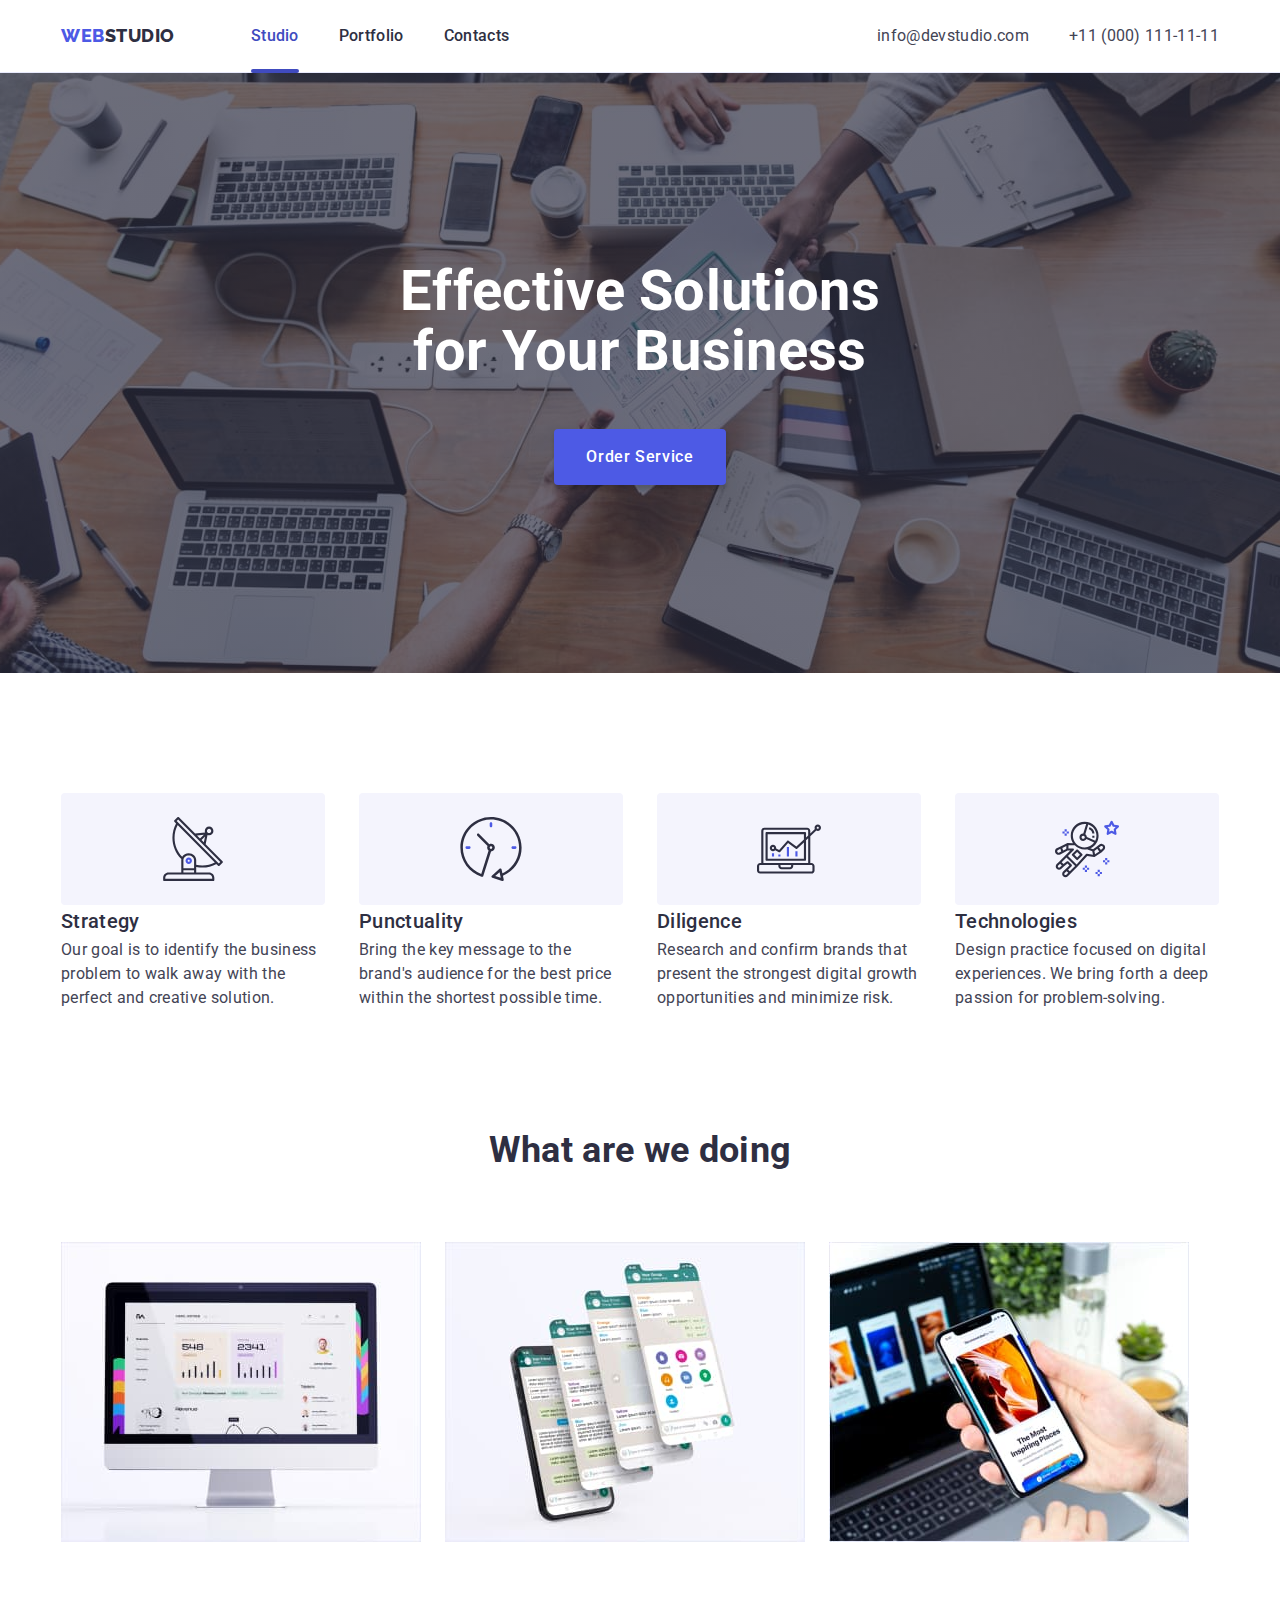
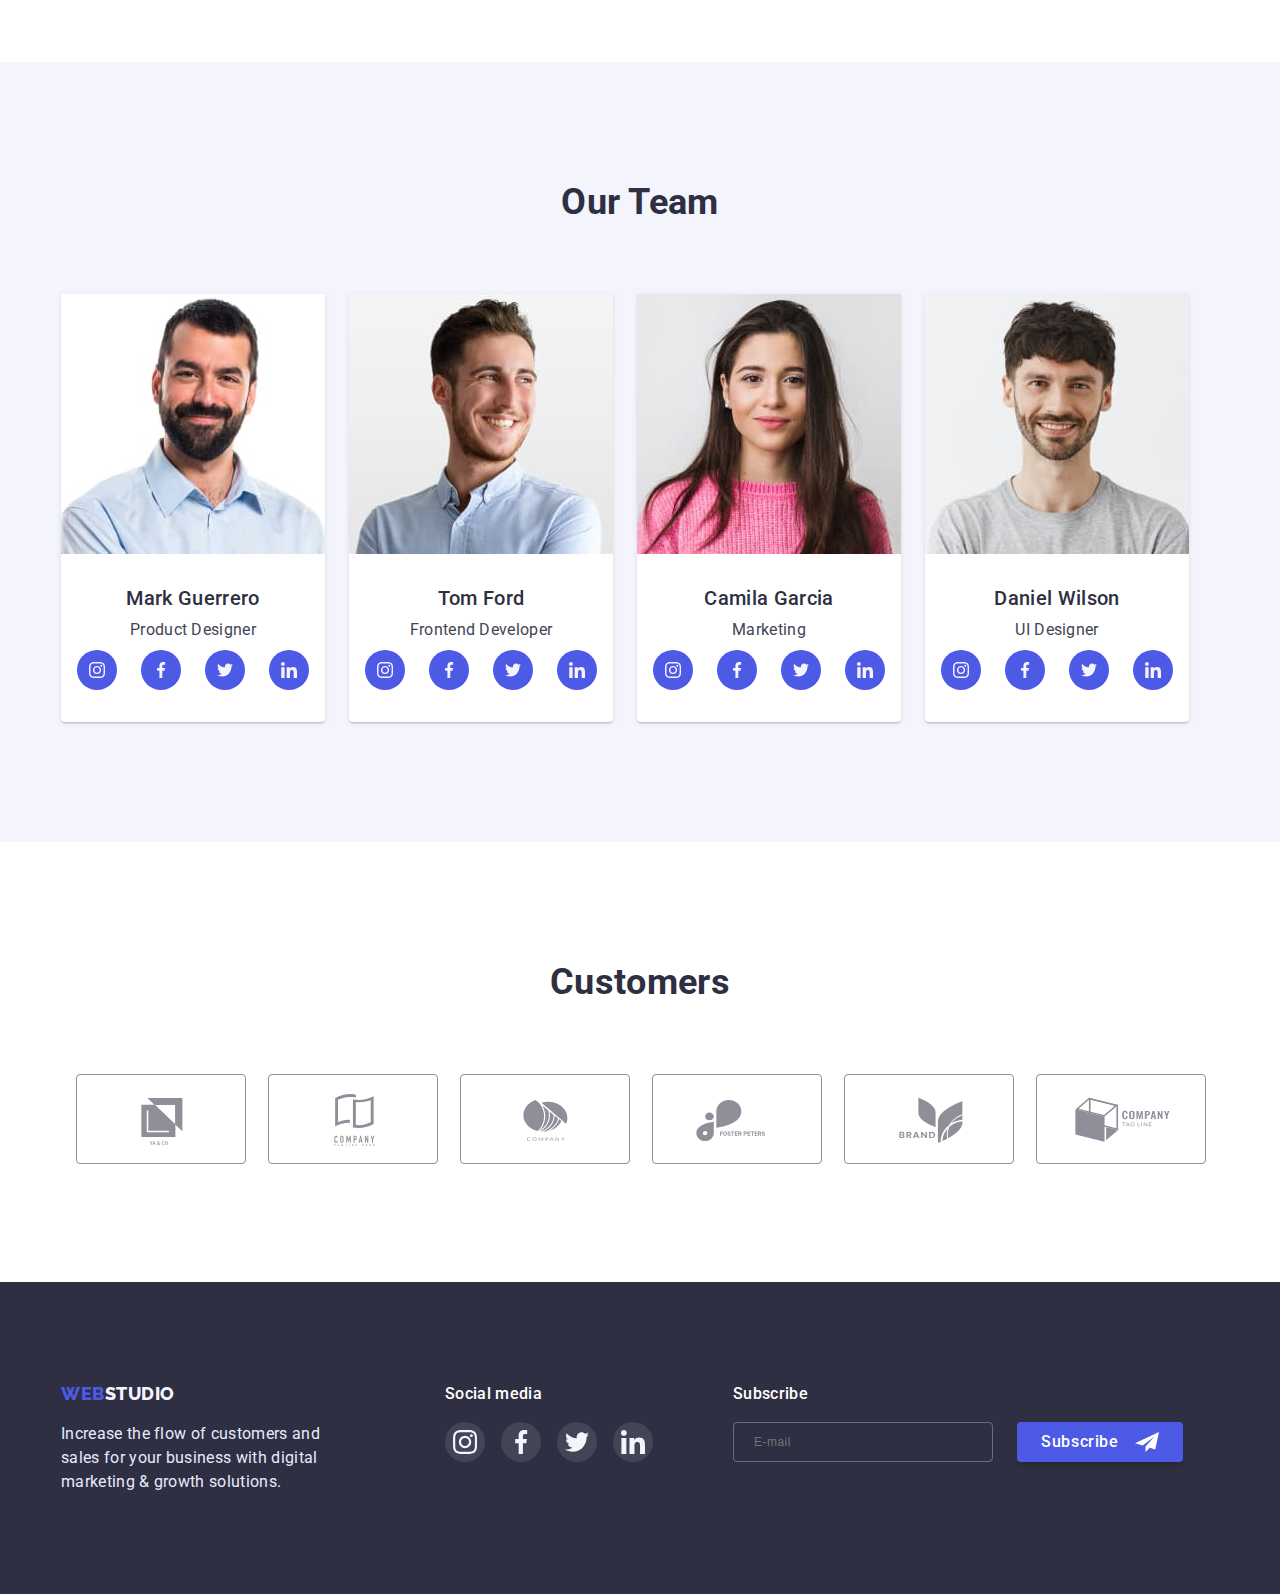
<file: index.html>
<!DOCTYPE html>
<html lang="en">

<head>
  <meta charset="UTF-8">
  <meta http-equiv="X-UA-Compatible" content="IE=edge">
  <meta name="viewport" content="width=device-width, initial-scale=1.0">
  <link href="https://fonts.googleapis.com/css2?family=Raleway:wght@800&family=Roboto:wght@400;500;700;900&display=swap"
    rel="stylesheet">
  <link rel="stylesheet" href="https://cdnjs.cloudflare.com/ajax/libs/modern-normalize/1.1.0/modern-normalize.min.css"
    integrity="sha512-wpPYUAdjBVSE4KJnH1VR1HeZfpl1ub8YT/NKx4PuQ5NmX2tKuGu6U/JRp5y+Y8XG2tV+wKQpNHVUX03MfMFn9Q=="
    crossorigin="anonymous" referrerpolicy="no-referrer">
  <link rel="stylesheet" href="./css/style.css">
  <title>Studio</title>
</head>

<body>
  <!-- Header -->
  <header class="page-header">
    <div class="container header-container">
      <nav class="navigation">
        <a class="logo link logo-header" href="./index.html">Web<span class="logo-header-accent ">Studio</span></a>
        <ul class="list list-navigation">
          <li class="navigation-item active-navigation"><a class="link navigation-link" href="./index.html">Studio</a>
          </li>
          <li class="navigation-item"><a class="link navigation-link" href="./portfolio.html">Portfolio</a></li>
          <li class="navigation-item"><a class="link navigation-link" href="">Contacts</a></li>
        </ul>
      </nav>
      <address class="address">
        <ul class="list address-list">
          <li class="address-item"> <a class="link contacts-link"
              href="mailto:info@devstudio.com">info@devstudio.com</a></li>
          <li class="address-item"> <a class="link contacts-link" href="tel:+110001111111">+11 (000) 111-11-11</a></li>
        </ul>
      </address>
    </div>
  </header>
  <!-- Main -->
  <main>
    <!-- Hero -->
    <section class="hero-section">
      <h1 class="hero-title">Effective Solutions for Your Business</h1>
      <button type="button" class="button-style hero-button-title" data-modal-open>Order Service</button>
    </section>
    <!-- Features -->
    <section class="section section-features">
      <div class="container">
        <h2 class="visually-hidden">Our Features</h2>
        <ul class="list list-features-flex">
          <li>
            <div class="features-item-block features-item-icon">
              <svg width="64" height="64">
                <use href="./images/svg/symbol-defs.svg#icon-antenna"></use>
              </svg>
            </div>
            <h3 class="features-item-title">Strategy</h3>
            <p>Our goal is to identify the business problem to walk away with the perfect and creative solution.</p>
          </li>
          <li>
            <div class="features-item-block features-item-icon">
              <svg width="64" height="64">
                <use href="./images/svg/symbol-defs.svg#icon-clock"></use>
              </svg>
            </div>
            <h3 class="features-item-title">Punctuality</h3>
            <p>Bring the key message to the brand's audience for the best price within the shortest possible time.</p>
          </li>
          <li>
            <div class="features-item-block features-item-icon">
              <svg width="64" height="64">
                <use href="./images/svg/symbol-defs.svg#icon-diagram"></use>
              </svg>
            </div>
            <h3 class="features-item-title">Diligence</h3>
            <p>Research and confirm brands that present the strongest digital growth opportunities and minimize risk.
            </p>
          </li>
          <li>
            <div class="features-item-block features-item-icon"> <svg width="64" height="64">
                <use href="./images/svg/symbol-defs.svg#icon-astronaut"></use>
              </svg></div>
            <h3 class="features-item-title">Technologies</h3>
            <p>Design practice focused on digital experiences. We bring forth a deep passion for problem-solving.</p>
          </li>
        </ul>
      </div>
    </section>
    <!-- What are we doing -->
    <section class="section our-work-section">
      <div class="container">
        <h2 class="our-work-title">What are we doing</h2>
        <ul class="list list-work-flex">
          <li><img src="./images/pc.jpg" alt="Personal Computer" width="360"></li>
          <li><img src="./images/app.jpg" alt="Application" width="360"></li>
          <li><img src="./images/mobile.jpg" alt="Mobile" width="360"></li>
        </ul>
      </div>
    </section>
    <!-- Team -->
    <section class="section section-team">
      <div class="container">
        <h2 class="our-team-title">Our Team</h2>
        <ul class="list list-team-flex">
          <li class="item-team">
            <img src="./images/team-member-1.jpg" alt="Mark Guerrero Product Designer" width="264">
            <div class="block-team-member">
              <h3 class="team-member-title">Mark Guerrero</h3>
              <p>Product Designer</p>
              <ul class="list team-list-sns">
                <li class="team-item-sns">
                  <a href="" class="team-link-sns">
                    <svg class="team-sns-icon" width="16" height="16">
                      <use href="./images/svg/symbol-defs.svg#icon-instagram"></use>
                    </svg>
                  </a>
                </li>
                <li class="team-item-sns">
                  <a href="" class="team-link-sns">
                    <svg class="team-sns-icon" width="16" height="16">
                      <use href="./images/svg/symbol-defs.svg#icon-facebook"></use>
                    </svg>
                  </a>
                </li>
                <li class="team-item-sns">
                  <a href="" class="team-link-sns">
                    <svg class="team-sns-icon" width="16" height="16">
                      <use href="./images/svg/symbol-defs.svg#icon-twitter"></use>
                    </svg>
                  </a>
                </li>
                <li class="team-item-sns">
                  <a href="" class="team-link-sns">
                    <svg class="team-sns-icon" width="16" height="16">
                      <use href="./images/svg/symbol-defs.svg#icon-linkedin"></use>
                    </svg>
                  </a>
                </li>
              </ul>
            </div>
          </li>
          <li class="item-team">
            <img src="./images/team-member-2.jpg" alt="Tom Ford Frontend Developer" width="264">
            <div class="block-team-member">
              <h3 class="team-member-title">Tom Ford</h3>
              <p>Frontend Developer</p>
              <ul class="list team-list-sns">
                <li class="team-item-sns">
                  <a href="" class="team-link-sns">
                    <svg class="team-sns-icon" width="16" height="16">
                      <use href="./images/svg/symbol-defs.svg#icon-instagram"></use>
                    </svg>
                  </a>
                </li>
                <li class="team-item-sns">
                  <a href="" class="team-link-sns">
                    <svg class="team-sns-icon" width="16" height="16">
                      <use href="./images/svg/symbol-defs.svg#icon-facebook"></use>
                    </svg>
                  </a>
                </li>
                <li class="team-item-sns">
                  <a href="" class="team-link-sns">
                    <svg class="team-sns-icon" width="16" height="16">
                      <use href="./images/svg/symbol-defs.svg#icon-twitter"></use>
                    </svg>
                  </a>
                </li>
                <li class="team-item-sns">
                  <a href="" class="team-link-sns">
                    <svg class="team-sns-icon" width="16" height="16">
                      <use href="./images/svg/symbol-defs.svg#icon-linkedin"></use>
                    </svg>
                  </a>
                </li>
              </ul>
            </div>
          </li>
          <li class="item-team">
            <img src="./images/team-member-3.jpg" alt="Camila Garcia Marketing" width="264">
            <div class="block-team-member">
              <h3 class="team-member-title">Camila Garcia</h3>
              <p>Marketing</p>
              <ul class="list team-list-sns">
                <li class="team-item-sns">
                  <a href="" class="team-link-sns">
                    <svg class="team-sns-icon" width="16" height="16">
                      <use href="./images/svg/symbol-defs.svg#icon-instagram"></use>
                    </svg>
                  </a>
                </li>
                <li class="team-item-sns">
                  <a href="" class="team-link-sns">
                    <svg class="team-sns-icon" width="16" height="16">
                      <use href="./images/svg/symbol-defs.svg#icon-facebook"></use>
                    </svg>
                  </a>
                </li>
                <li class="team-item-sns">
                  <a href="" class="team-link-sns">
                    <svg class="team-sns-icon" width="16" height="16">
                      <use href="./images/svg/symbol-defs.svg#icon-twitter"></use>
                    </svg>
                  </a>
                </li>
                <li class="team-item-sns">
                  <a href="" class="team-link-sns">
                    <svg class="team-sns-icon" width="16" height="16">
                      <use href="./images/svg/symbol-defs.svg#icon-linkedin"></use>
                    </svg>
                  </a>
                </li>

              </ul>
            </div>
          </li>
          <li class="item-team">
            <img src="./images/team-member-4.jpg" alt="Daniel Wilson UI Designer" width="264">
            <div class="block-team-member">
              <h3 class="team-member-title">Daniel Wilson</h3>
              <p>UI Designer</p>
              <ul class="list team-list-sns">
                <li class="team-item-sns">
                  <a href="" class="team-link-sns">
                    <svg class="team-sns-icon" width="16" height="16">
                      <use href="./images/svg/symbol-defs.svg#icon-instagram"></use>
                    </svg>
                  </a>
                </li>
                <li class="team-item-sns">
                  <a href="" class="team-link-sns">
                    <svg class="team-sns-icon" width="16" height="16">
                      <use href="./images/svg/symbol-defs.svg#icon-facebook"></use>
                    </svg>
                  </a>
                </li>
                <li class="team-item-sns">
                  <a href="" class="team-link-sns">
                    <svg class="team-sns-icon" width="16" height="16">
                      <use href="./images/svg/symbol-defs.svg#icon-twitter"></use>
                    </svg>
                  </a>
                </li>
                <li class="team-item-sns">
                  <a href="" class="team-link-sns">
                    <svg class="team-sns-icon" width="16" height="16">
                      <use href="./images/svg/symbol-defs.svg#icon-linkedin"></use>
                    </svg>
                  </a>
                </li>

              </ul>
            </div>
          </li>

        </ul>
      </div>
    </section>

    <!-- Customers -->

    <section class="section container">
      <h2 class="customers-title">Customers</h2>
      <ul class="list list-customers">
        <li class="customers-list-item">
          <a class="customers-link" href="#">
            <svg class="customers-icon" width="104" height="56">
              <use href="./images/svg/symbol-defs.svg#icon-logo-1"></use>
            </svg>
          </a>
        </li>
        <li class="customers-list-item">
          <a class="customers-link" href="#">
            <svg class="customers-icon" width="104" height="56">
              <use href="./images/svg/symbol-defs.svg#icon-logo-2"></use>
            </svg>
          </a>
        </li>
        <li class="customers-list-item">
          <a class="customers-link" href="#">
            <svg class="customers-icon" width="104" height="56">
              <use href="./images/svg/symbol-defs.svg#icon-logo-3"></use>
            </svg>
          </a>
        </li>
        <li class="customers-list-item">
          <a class="customers-link" href="#">
            <svg class="customers-icon" width="104" height="56">
              <use href="./images/svg/symbol-defs.svg#icon-logo-4"></use>
            </svg>
          </a>
        </li>
        <li class="customers-list-item">
          <a class="customers-link" href="#">
            <svg class="customers-icon" width="104" height="56">
              <use href="./images/svg/symbol-defs.svg#icon-logo-5"></use>
            </svg>
          </a>
        </li>
        <li class="customers-list-item">
          <a class="customers-link" href="#">
            <svg class="customers-icon" width="104" height="56">
              <use href="./images/svg/symbol-defs.svg#icon-logo-6"></use>
            </svg>
          </a>
        </li>
      </ul>
    </section>
  </main>
  <!-- Footer -->
  <footer class="footer-section">
    <div class="container footer-container">
      <div class="footer-block">
        <a class="link logo logo-footer" href="./index.html">Web<span class="logo-footer-accent">Studio</span></a>
        <p class="footer-text">Increase the flow of customers and sales for your business with digital marketing &
          growth
          solutions.</p>
      </div>
      <div>
        <h3 class="footer-title">Social media</h3>
        <ul class="list footer-list-sns">
          <li class="footer-item-sns">
            <a href="" class="footer-link-sns">
              <svg class="footer-sns-icon" width="24" height="24">
                <use href="./images/svg/symbol-defs.svg#icon-instagram"></use>
              </svg>
            </a>
          </li>
          <li class="footer-item-sns">
            <a href="" class="footer-link-sns">
              <svg class="footer-sns-icon" width="24" height="24">
                <use href="./images/svg/symbol-defs.svg#icon-facebook"></use>
              </svg>
            </a>
          </li>
          <li class="footer-item-sns">
            <a href="" class="footer-link-sns">
              <svg class="footer-sns-icon" width="24" height="24">
                <use href="./images/svg/symbol-defs.svg#icon-twitter"></use>
              </svg>
            </a>
          </li>
          <li class="footer-item-sns">
            <a href="" class="footer-link-sns">
              <svg class="footer-sns-icon" width="24" height="24">
                <use href="./images/svg/symbol-defs.svg#icon-linkedin"></use>
              </svg>
            </a>
          </li>
        </ul>
      </div>
      <div class="form-subscribe-container">
        <h3 class="footer-title">Subscribe</h3>
        <form class="form-field-footer">
          <input class="subscribe-form-input" type="email" name="mail" placeholder="E-mail" aria-label="E-mail">
          <button type="submit" class="button-style footer-button-subscribe">
            Subscribe
            <svg class="footer-icon" width="24px" height="24px">
              <use href="./images/svg/symbol-defs.svg#icon-subscribe"></use>
            </svg>
          </button>
        </form>
      </div>
    </div>
  </footer>

  <!-- Modal -->

  <div class="backdrop is-hidden" data-modal>
    <div class="modal">
      <button class="modal-close-button" data-modal-close>
        <svg class="modal-close-icon" width="8" height="8">
          <use href="./images/svg/symbol-defs.svg#icon-close-model"></use>
        </svg>
      </button>
      <b class="form-title">Leave your contacts and we will call you back</b>

      <form class="form"> <!--Form-->

        <div class="form-field">
          <label class="input-text modal-form-text"> <!--name input-->
            Name
            <input class="modal-input input-text" type="text" name="name" autocomplete=off>
            <span class="icon-input"><svg width="13" height="13">
                <use href="./images/svg/symbol-defs.svg#icone-name"></use>
              </svg></span>
          </label>
        </div>

        <div class="form-field">
          <label class="input-text modal-form-text"> <!--phone input-->
            Phone
            <input class="modal-input input-text" type="tel" name="tel" autocomplete=off>
            <span class="icon-input"><svg width="13" height="13">
                <use href="./images/svg/symbol-defs.svg#icone-phone"></use>
              </svg></span>
          </label>
        </div>

        <div class="form-field">
          <label class="input-text modal-form-text">
            Email<!--email input-->
            <input class="modal-input input-text" type="email" name="mail" autocomplete=off>
            <span class="icon-input"><svg width="13" height="13">
                <use href="./images/svg/symbol-defs.svg#icon-mail"></use>
              </svg></span>
          </label>
        </div>

        <label class="input-text modal-form-text">
          Comment<!--TextArea Comment-->
          <textarea class="modal-textarea input-text" name="comment" placeholder="Text input"></textarea>
        </label>

        <div class="form-checkbox input-text"> <!--Checkbox-->
          <label class="label-checkbox" for="policy">
            <input type="checkbox" class="checkbox visually-hidden" name="accept" id="policy">
            <span class="checkbox-icon">
              <svg width="10" height="8">
                <use href="./images/svg/symbol-defs.svg#icon-accept"></use>
              </svg>
            </span>
            I accept the terms and conditions of the&nbsp;
            <a href="">Privacy Policy</a>
          </label>

        </div>

        <button class="button-style modal-button" type="submit">Send</button>
      </form>
    </div>
  </div>

  <script src="./js/modal.js"></script>
</body>

</html>
</file>
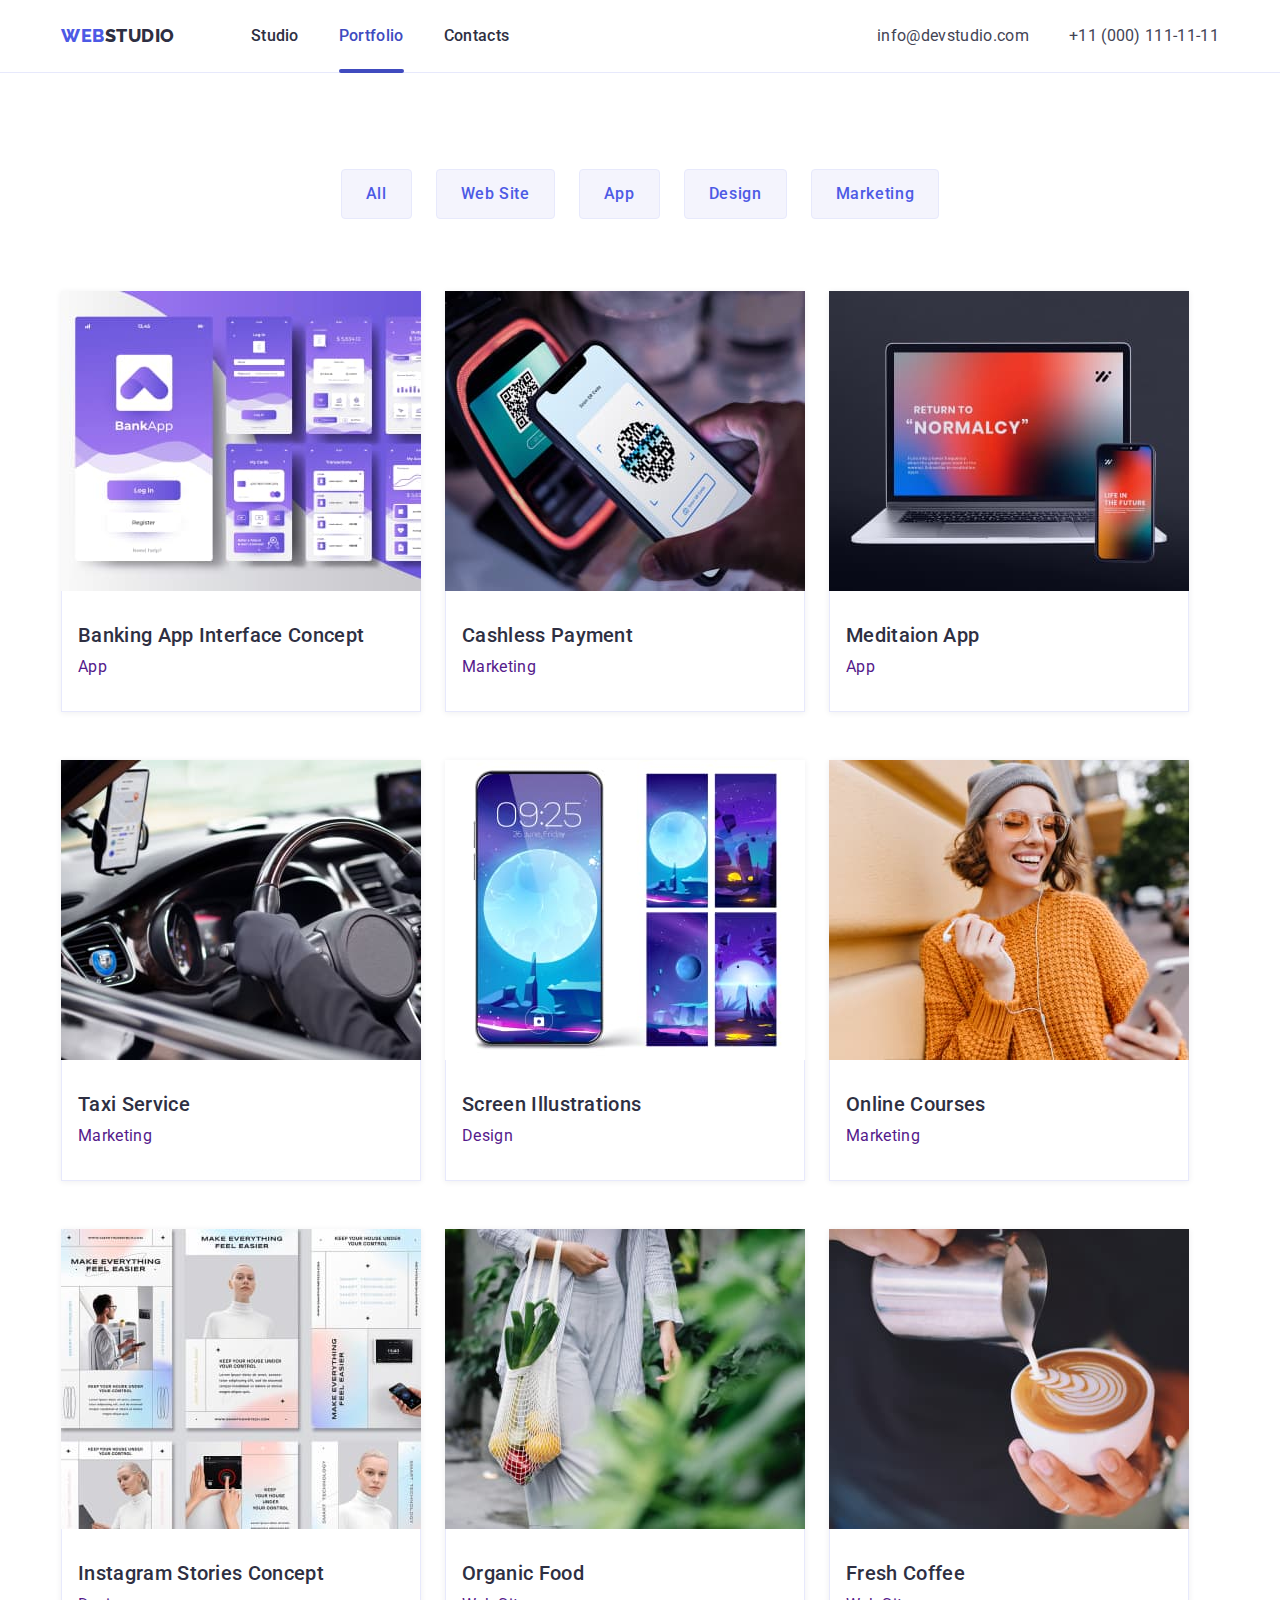
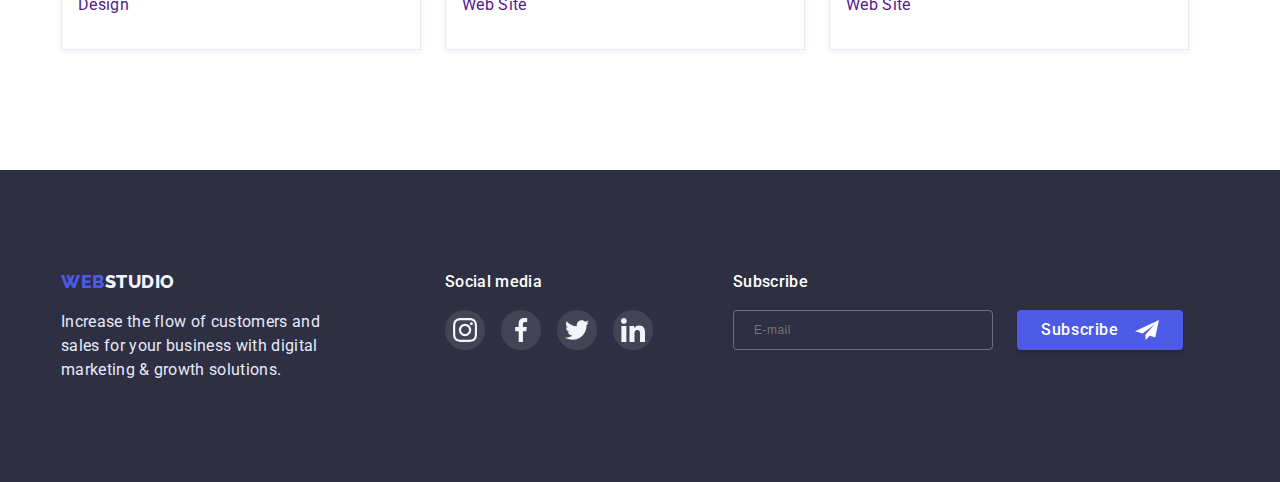
<file: portfolio.html>
<!DOCTYPE html>
<html lang="en">

<head>
  <meta charset="UTF-8">
  <meta http-equiv="X-UA-Compatible" content="IE=edge">
  <meta name="viewport" content="width=device-width, initial-scale=1.0">
  <link href="https://fonts.googleapis.com/css2?family=Raleway:wght@800&family=Roboto:wght@400;500;700;900&display=swap"
    rel="stylesheet">
  <link rel="stylesheet" href="https://cdnjs.cloudflare.com/ajax/libs/modern-normalize/1.1.0/modern-normalize.min.css"
    integrity="sha512-wpPYUAdjBVSE4KJnH1VR1HeZfpl1ub8YT/NKx4PuQ5NmX2tKuGu6U/JRp5y+Y8XG2tV+wKQpNHVUX03MfMFn9Q=="
    crossorigin="anonymous" referrerpolicy="no-referrer">
  <link rel="stylesheet" href="./css/style.css">
  <title>Studio</title>
</head>


<body>
  <!-- Header -->
  <header class="page-header">
    <div class="container header-container">
      <nav class="navigation">
        <a class="logo link logo-header" href="./index.html">Web<span class="logo-header-accent ">Studio</span></a>
        <ul class="list list-navigation">
          <li class="navigation-item"><a class="link navigation-link" href="./index.html">Studio</a></li>
          <li class="navigation-item active-navigation"><a class="link navigation-link"
              href="./portfolio.html">Portfolio</a></li>
          <li class="navigation-item"><a class="link navigation-link" href="">Contacts</a></li>
        </ul>
      </nav>
      <address class="address">
        <ul class="list address-list">
          <li class="address-item"> <a class="link contacts-link"
              href="mailto:info@devstudio.com">info@devstudio.com</a>
          </li>
          <li class="address-item"> <a class="link contacts-link" href="tel:+110001111111">+11 (000) 111-11-11</a></li>
        </ul>
      </address>
    </div>
  </header>
  <!-- Main -->
  <main>
    <section class="section portfolio-section">
      <div class="container portfolio-container">
        <h1 class="portfolio-title visually-hidden">Portfolio</h1>
        <ul class="list list-portfolio-filter">
          <li><button type="button" class="portfolio-filter-button button-style">All</button></li>
          <li><button type="button" class="portfolio-filter-button button-style">Web Site</button></li>
          <li><button type="button" class="portfolio-filter-button button-style">App</button></li>
          <li><button type="button" class="portfolio-filter-button button-style">Design</button></li>
          <li><button type="button" class="portfolio-filter-button button-style">Marketing</button></li>
        </ul>
        <ul class="list list-portfolio">
          <li class="portfolio-item">
            <a class="link overlay" href="">
              <div class="thumb">
                <img src="./images/banking-app.jpg" alt="Banking App Interface Concept" width="360">
                <p class="thumb-text">14 Stylish and User-Friendly App Design Concepts · Task Manager App · Calorie
                  Tracker App · Exotic Fruit Ecommerce App ·
                  Cloud Storage App
                </p>
              </div>
              <div class="block-portfolio-item">
                <h2 class="portfolio-item-title">Banking App Interface Concept</h2>
                <p>App</p>
              </div>
            </a>
          </li>
          <li class="portfolio-item">
            <a class="link overlay" href="">
              <div class="thumb">
                <img src="./images/cashless-payment.jpg" alt="Cashless Payment" width="360">
                <p class="thumb-text">14 Stylish and User-Friendly App Design Concepts · Task Manager App · Calorie
                  Tracker App · Exotic Fruit Ecommerce App ·
                  Cloud Storage App
                </p>
              </div>
              <div class="block-portfolio-item">
                <h2 class="portfolio-item-title">Cashless Payment</h2>
                <p>Marketing</p>
              </div>
            </a>
          </li>
          <li class="portfolio-item">
            <a class="link overlay" href="">
              <div class="thumb">
                <img src="./images/meditaion-app.jpg" alt="Meditaion App" width="360">
                <p class="thumb-text">14 Stylish and User-Friendly App Design Concepts · Task Manager App · Calorie
                  Tracker App · Exotic Fruit Ecommerce App ·
                  Cloud Storage App
                </p>
              </div>
              <div class="block-portfolio-item">
                <h2 class="portfolio-item-title">Meditaion App</h2>
                <p>App</p>
              </div>
            </a>
          </li>
          <li class="portfolio-item">
            <a class="link overlay" href="">
              <div class="thumb">
                <img src="./images/taxi-service.jpg" alt="Taxi Service" width="360">
                <p class="thumb-text">14 Stylish and User-Friendly App Design Concepts · Task Manager App · Calorie
                  Tracker App · Exotic Fruit Ecommerce App ·
                  Cloud Storage App
                </p>
              </div>
              <div class="block-portfolio-item">
                <h2 class="portfolio-item-title">Taxi Service</h2>
                <p>Marketing</p>
              </div>
            </a>
          </li>
          <li class="portfolio-item">
            <a class="link overlay" href="">
              <div class="thumb">
                <img src="./images/screen-illustrations.jpg" alt="Screen Illustrations" width="360">
                <p class="thumb-text">14 Stylish and User-Friendly App Design Concepts · Task Manager App · Calorie
                  Tracker App · Exotic Fruit Ecommerce App ·
                  Cloud Storage App
                </p>
              </div>
              <div class="block-portfolio-item">
                <h2 class="portfolio-item-title">Screen Illustrations</h2>
                <p>Design</p>

              </div>
            </a>
          </li>
          <li class="portfolio-item">
            <a class="link overlay" href="">
              <div class="thumb">
                <img src="./images/online-courses.jpg" alt="Online Courses" width="360">
                <p class="thumb-text">14 Stylish and User-Friendly App Design Concepts · Task Manager App · Calorie
                  Tracker App · Exotic Fruit Ecommerce App ·
                  Cloud Storage App
                </p>
              </div>
              <div class="block-portfolio-item">
                <h2 class="portfolio-item-title">Online Courses</h2>
                <p>Marketing</p>
              </div>
            </a>
          </li>
          <li class="portfolio-item">
            <a class="link overlay" href="">
              <div class="thumb">
                <img src="./images/instagram-stories.jpg" alt="Instagram Stories Concept" width="360">
                <p class="thumb-text">14 Stylish and User-Friendly App Design Concepts · Task Manager App · Calorie
                  Tracker App · Exotic Fruit Ecommerce App ·
                  Cloud Storage App
                </p>
              </div>
              <div class="block-portfolio-item">
                <h2 class="portfolio-item-title">Instagram Stories Concept</h2>
                <p>Design</p>
              </div>
            </a>
          </li>
          <li class="portfolio-item">
            <a class="link overlay" href="">
              <div class="thumb">
                <img src="./images/organic-food.jpg" alt="Organic Food" width="360">
                <p class="thumb-text">14 Stylish and User-Friendly App Design Concepts · Task Manager App · Calorie
                  Tracker App · Exotic Fruit Ecommerce App ·
                  Cloud Storage App
                </p>
              </div>
              <div class="block-portfolio-item">
                <h2 class="portfolio-item-title">Organic Food</h2>
                <p>Web Site</p>
              </div>
            </a>
          </li>
          <li class="portfolio-item">
            <a class="link overlay" href="">
              <div class="thumb">
                <img src="./images/fresh-coffee.jpg" alt="Fresh Coffee" width="360">
                <p class="thumb-text">14 Stylish and User-Friendly App Design Concepts · Task Manager App · Calorie
                  Tracker App · Exotic Fruit Ecommerce App ·
                  Cloud Storage App
                </p>
              </div>
              <div class="block-portfolio-item">
                <h2 class="portfolio-item-title">Fresh Coffee</h2>
                <p>Web Site</p>
              </div>
            </a>
          </li>
        </ul>
      </div>
    </section>
  </main>

  <!-- Footer -->
  <footer class="footer-section">
    <div class="container footer-container">
      <div class="footer-block">
        <a class="link logo logo-footer" href="./index.html">Web<span class="logo-footer-accent">Studio</span></a>
        <p class="footer-text">Increase the flow of customers and sales for your business with digital marketing &
          growth
          solutions.</p>
      </div>
      <div>
        <h3 class="footer-title">Social media</h3>
        <ul class="list footer-list-sns">
          <li class="footer-item-sns">
            <a href="" class="footer-link-sns">
              <svg class="footer-sns-icon" width="24" height="24">
                <use href="./images/svg/symbol-defs.svg#icon-instagram"></use>
              </svg>
            </a>
          </li>
          <li class="footer-item-sns">
            <a href="" class="footer-link-sns">
              <svg class="footer-sns-icon" width="24" height="24">
                <use href="./images/svg/symbol-defs.svg#icon-facebook"></use>
              </svg>
            </a>
          </li>
          <li class="footer-item-sns">
            <a href="" class="footer-link-sns">
              <svg class="footer-sns-icon" width="24" height="24">
                <use href="./images/svg/symbol-defs.svg#icon-twitter"></use>
              </svg>
            </a>
          </li>
          <li class="footer-item-sns">
            <a href="" class="footer-link-sns">
              <svg class="footer-sns-icon" width="24" height="24">
                <use href="./images/svg/symbol-defs.svg#icon-linkedin"></use>
              </svg>
            </a>
          </li>
        </ul>
      </div>
      <div class="form-subscribe-container">
        <h3 class="footer-title">Subscribe</h3>
        <form class="form-field-footer">
          <input class="subscribe-form-input" type="email" name="mail" placeholder="E-mail" aria-label="E-mail">
          <button type="submit" class="button-style footer-button-subscribe">
            Subscribe
            <svg class="footer-icon" width="24px" height="24px">
              <use href="./images/svg/symbol-defs.svg#icon-subscribe"></use>
            </svg>
          </button>
        </form>
      </div>
    </div>
  </footer>
</body>

</html>
</file>
<file: css/style.css>
/* Variables */
:root {
--primary-brand-color: #4D5AE5;
--pressed-state-color: #404BBF;
--dark-color: #2E2F42;
--success-color: #31D0AA;
--text-color: #434455;
--subtle-text-color: #8E8F99;
--accent-color: #E7E9FC;
--light-color: #F4F4FD;
--modal-overlay-color: rgba(0, 0, 0, 0.05);
--hero-background-color: #2E2F42;
--white-color: #ffffff;
--transition-duration: 250ms;
--transition-timing-function: cubic-bezier(0.4, 0, 0.2, 1);

}

/* Main css */

body {
margin: 0;
font-family: 'Roboto', sans-serif;
font-size: 16px;
line-height: calc(24/16);
letter-spacing: 0.02em;
color: var(--text-color);
background-color: var(--white-color);
}

h1,h2,h3,h4,h5,h6,p,ul {
  margin: 0;
}

img {
  display: block;
  max-width: 100%;
}

.container {
width: 1158px;
  padding-left: 15px;
  padding-right: 15px;
  margin: 0 auto;
}

.section {
  padding: 120px 0;
}

.link {
  text-decoration: none;
}

.list {
  list-style: none;
  padding: 0;
}

.logo {
  font-family: 'Raleway', sans-serif;
  font-weight: 800;
  font-size: 18px;
  line-height: calc(24/18);
  letter-spacing: 0.03em;
  text-transform: uppercase;
  color: var(--primary-brand-color);
}

/* Header */

.navigation {
  display: flex;
  justify-content: flex-start;
}


.header-container {
  display: flex;
  justify-content: space-between;
  
}
.list-navigation {
  display: flex;
}

.navigation-item {
   position: relative;
}

.active-navigation > a {
  color: var(--pressed-state-color);
}

.active-navigation::after {
  position: absolute;
  top: 45px;
  left: 0;
  content: '';
  width: 100%;
  height: 4px;
  background-color: var(--pressed-state-color);
  border-radius: 2px;
}

.navigation-item:not(:last-child),
.address-item:not(:last-child) {
  margin-right: 40px;
}
.address-list {
  display: flex;
}

.page-header {
  border-bottom: 1px solid #E7E9FC;
  padding: 24px 0;
}

.logo-header {
  margin-right: 76px;
}

.logo-header-accent {
  color: var(--dark-color);
}


.navigation-link {
font-weight: 500;
color: var(--dark-color);
transition: color var(--transition-duration) var(--transition-timing-function)

}



.contacts-link {
  color: var(--text-color);
  font-style: normal;
  transition: color var(--transition-duration) var(--transition-timing-function);
}
.contacts-link:hover, .contacts-link:focus,
.navigation-link:hover, .navigation-link:focus {
  color: var(--pressed-state-color);
}

/* Studio */

/* Hero*/
.hero-section {
display: flex;
justify-content: center;
flex-direction: column;
align-items: center;
padding: 188px 0;
max-width: 1440px;
margin: 0 auto;
background-color: var(--dark-color);
background-image: linear-gradient(to right, rgba(46, 47, 66, 0.7), rgba(46, 47, 66, 0.7) ), url(../images/people-office-bg.jpg);
background-repeat: no-repeat;
background-position: center;
background-size: cover;
}

.section {
  padding: 120px 0;
}

.section-features {
  padding-bottom: 0;
}

.hero-title {
max-width: 494px;
margin-bottom: 48px;
font-size: 56px;
line-height:calc(60/56);
color: var(--white-color);
text-align: center;
}
.hero-button-title {
color: var(--white-color);
padding: 16px 32px;
background-color: #4D5AE5;
box-shadow: 0px 4px 4px rgba(0, 0, 0, 0.15);
border-radius: 4px;
border: none;
transition: background-color var(--transition-duration) var(--transition-timing-function);

}
.hero-button-title:hover, .hero-button-title:focus {
  background-color: var(--pressed-state-color);
}
/* Features */

.list-features-flex {
  display: flex;
  justify-content: space-between;

}

.list-features-flex>li {
  flex-basis: calc(100%/4);
  max-width: 264px;
}

.features-item-title {
font-weight: 500;
font-size: 20px;
line-height: calc(20/24);
color: var(--dark-color);
margin-bottom: 8px;
}


/* .features-item-block {
    height: 112px;
    margin-bottom: 8px;
    background-color: var(--light-color);
    border-radius: 4px;
  } */

.features-item-icon {
  display: flex;
  justify-content:  center;
  align-items: center;

  height: 112px; 
  margin-bottom: 8px;
  background-color: var(--light-color);
  border-radius: 4px;
}


/* Our work and our team */

.list-work-flex {
  display: flex;
  gap: 24px;
}

.list-work-flex > li {
  flex-basis: auto;
}

.our-work-title,
.our-team-title,
.customers-title {
font-size: 36px;
line-height: calc(40/36);
color: var(--dark-color);
margin-bottom: 72px;
text-align: center;
}

.portfolio-item-title,
.team-member-title {
font-weight: 500;
font-size: 20px;
line-height: calc(24/20);
color: var(--dark-color);
margin-bottom: 8px;
}

.item-team {
  text-align: center;
  box-shadow: 0px 1px 6px rgba(46, 47, 66, 0.08), 0px 1px 1px rgba(46, 47, 66, 0.16), 0px 2px 1px rgba(46, 47, 66, 0.08);
border-radius: 0px 0px 4px 4px;
overflow: hidden;
}

.section-team { 
  background-color: var(--light-color);
}

.list-team-flex {
  display: flex;
  gap: 24px;
}

.block-team-member {
background-color: var(--white-color);
padding: 32px 16px;
}

.block-team-member > p {
  margin-bottom: 8px;
}

.team-list-sns {
  display: flex;
  justify-content: center;
  align-items: center;
  gap: 24px;
}

.team-item-sns {
  width: 40px;
  height: 40px;
}

.team-link-sns {
  display: flex;
  justify-content: center;
  align-items: center;
  width: 100%;
  height: 100%;
  background-color: var(--primary-brand-color);
  border-radius: 50%;
  transition: background-color var(--transition-duration) var(--transition-timing-function);
}

.team-link-sns:hover,
.team-link-sns:focus {
background-color: var(--pressed-state-color);
}


/* Customers */

.list-customers {
    display: flex;
      justify-content: center;
      align-items: center;
      gap: 24px;
}

.customers-list-item {
width: 168px;
height: 88px;
}

.customers-link {
  display: flex;
  justify-content: center;
  align-items: center;
  width: 100%;
  height: 100%;
  border: 1px solid #8E8F99;
  border-radius: 4px;
  transition: border var(--transition-duration) var(--transition-timing-function);

}
.customers-icon {
  fill: var(--subtle-text-color);
  transition: fill var(--transition-duration) var(--transition-timing-function);
}
 .customers-link:hover .customers-icon,
  .customers-link:focus .customers-icon{
  fill: var(--pressed-state-color);
}
  

  .customers-link:hover,
  .customers-link:focus {
    border: 1px solid var(--pressed-state-color);
  }


/* Footer */
.footer-section {
  background-color: var(--dark-color);
  padding: 100px 0;
}
.footer-container {
  display: flex;
}
.footer-block{
  width: 264px;
  margin-right: 120px;
}

.footer-block-sns {
  margin-right: 80px;
}

.logo-footer {
display: block;
margin-bottom: 16px;
}

.logo-footer-accent {
  color: var(--light-color);
}
.footer-text {
color: var(--accent-color);
}
.footer-title {
  color: var(--white-color);
  font-weight: 500;
font-size: 16px;
line-height: calc(24/16);
letter-spacing: 0.02em;
margin-bottom: 16px;
  font-style: inherit;
}
.footer-list-sns{
display: flex;
gap: 16px;
max-width: 208px;}

.footer-item-sns {
  width: 40px;
  height: 40px;
}

.footer-link-sns {
  display: flex;
    justify-content: center;
    align-items: center;
    width: 100%;
    height: 100%;
    background-color: rgba(255, 255, 255, 0.1);
    border-radius: 50%;
    transition: background-color var(--transition-duration) var(--transition-timing-function);
}

.footer-link-sns:hover,
.footer-link-sns:focus {
background-color: var(--success-color);
}

.form-subscribe-container{
  margin-left: 80px;
}

.form-field {
    position: relative;
  display: flex;
  align-items: center;
  margin-bottom: 8px;
}

.form-field-footer {
  display: flex;
  align-items: center;
  gap: 24px;
}

.footer-button-subscribe {
  color: var(--white-color);
  padding: 8px 24px;
  background-color: #4D5AE5;
  box-shadow: 0px 4px 4px rgba(0, 0, 0, 0.15);
  border-radius: 4px;
  border: none;
  transition: var(--transition-duration) var(--transition-timing-function);
display: flex;
align-items: center;
gap: 16px;
}

.footer-button-subscribe:focus,
.footer-button-subscribe:hover {
  background-color: var(--pressed-state-color);
}

.subscribe-form-input {
  width: 260px;
  height: 40px;
  font-weight: 400;
  font-size: 12px;
  color: rgba(255, 255, 255, 0.6);
  background-color: transparent;
  border: 1px solid rgba(255, 255, 255, 0.3);
    border-radius: 4px;
   padding: 8px 20px;
  letter-spacing: 0.04em;
  box-sizing: border-box;
    outline: none;
}

.subscribe-form-input:not(:placeholder-shown) {
  color: var(--white-color);
}



/* Portfolio */

.portfolio-section {
padding-top: 96px;
}

/* .portfolio-container {
  display: flex;
  justify-content: center;
} */

.list-portfolio-filter {
  display: flex;
    justify-content: center;
    margin-bottom: 72px;
    gap: 24px;
}


.list-portfolio {
  display: flex;
  gap: 48px 24px;
  flex-wrap: wrap;
}


.block-portfolio-item {
  background-color: var(--white-color);
  padding: 32px 0 32px 16px;
  border: 1px solid var(--accent-color);
  border-top: 0px;
}

.portfolio-item {
  box-shadow: 0px 1px 6px rgba(46, 47, 66, 0.08);
  transition: box-shadow var(--transition-duration) var(--transition-timing-function);
}

.portfolio-item:hover {
  box-shadow: 0px 1px 6px rgba(46, 47, 66, 0.08), 0px 1px 1px rgba(46, 47, 66, 0.16), 0px 2px 1px rgba(46, 47, 66, 0.08);
}

.thumb {
  position: relative;
  overflow: hidden;
}

.thumb::before{
  position: absolute;
  content: '';
  background-color: var(--primary-brand-color);
  width: 100%;
  height: 100%;
  transition: transform var(--transition-duration) var(--transition-timing-function); 
  transform: translateY(100%);
}



.thumb-text {
  background-color: var(--primary-brand-color);
  position: absolute;
  width: 100%;
  top: 0;
  height: 100%;
  transition: transform var(--transition-duration) var(--transition-timing-function);
  transform: translateY(100%);
  padding: 40px 32px 164px;
  color: var(--light-color);
  
}

.overlay:focus .thumb-text,
.overlay:hover .thumb-text {
  transform: translateY(0);
}

 /* .thumb:hover::before */

.portfolio-filter-button {
  font-weight: 500;
  color: var(--primary-brand-color);
  letter-spacing: 0.04em;
  background-color: var(--light-color);
  border: 1px solid var(--accent-color);
  border-radius: 4px;
  padding: 12px 24px;
  transition: background-color var(--transition-duration) var(--transition-timing-function), 
  color var(--transition-duration) var(--transition-timing-function),
  box-shadow var(--transition-duration) var(--transition-timing-function),
border-color var(--transition-duration) var(--transition-timing-function);
}

.portfolio-filter-button:hover, .portfolio-filter-button:focus {
  background-color: var(--pressed-state-color);
  color: var(--white-color);
  box-shadow: 0px 3px 1px rgba(0, 0, 0, 0.1), 0px 2px 1px rgba(0, 0, 0, 0.08), 0px 2px 2px rgba(0, 0, 0, 0.12);
  border-color: var(--pressed-state-color);
}

.button-style {
font-family: 'Roboto', sans-serif;
font-weight: 500;
font-size: 16px;
line-height: calc(24/16);
letter-spacing: 0.04em;
cursor: pointer
}

/* Modal */

.backdrop{
position: fixed;
top: 0;
left: 0; 
width: 100%;
height: 100%;
background-color: rgba(46, 47, 66, 0.5);
transition: opacity var(--transition-duration) var(--transition-timing-function);
opacity: 1;
}

.backdrop.is-hidden{
visibility: hidden;
  opacity: 0;
pointer-events: none;
}

.backdrop.is-hidden .modal{
transform: translate(-50%, -50%) scale(1.1);
}

.modal {
display: flex;
flex-direction: column;
align-items: center;
position: absolute;
top: 50%;
left: 50%;
max-width: 408px;
min-height: 576px;
padding: 24px 24px;
background-color: #FCFCFC;
box-shadow: 0px 1px 1px rgba(0, 0, 0, 0.14), 0px 1px 3px rgba(0, 0, 0, 0.12), 0px 2px 1px rgba(0, 0, 0, 0.2);
border-radius: 4px;
transform: translate(-50%, -50%) scale(1);
transition: var(--transition-duration) var(--transition-timing-function);

}

.modal-close-button {
display: flex;
justify-content: center;
align-items: center;
width: 24px;
height: 24px;
margin-left: auto;
background-color: var(--accent-color);
border: 1px solid rgba(0, 0, 0, 0.1);
border-radius: 50%;
transition: var(--transition-duration) var(--transition-timing-function);
cursor: pointer;
}

.modal-close-button:active {
  background-color: var(--primary-brand-color);
  fill: var(--white-color);
}

.form {
  display: flex;
  flex-direction:column;
  align-items: center;
  margin-top: 16px;

}

.form-title {
 margin-top: 24px;
}

.modal-input {
width: 360px;
margin-top: 4px;
height: 40px;
border: 1px solid rgba(33, 33, 33, 0.2);
  border-radius: 4px;
  padding: 8px 38px;
  transition: var(--transition-duration) var(--transition-timing-function);
  outline: none;
}

.modal-input:focus,
.modal-textarea:focus{
border: 1px solid var(--primary-brand-color);
}

.modal-input:focus + .icon-input,
.modal-textarea:focus + .icon-input{
  fill: #4D5AE5;
}


.input-text {
font-weight: 400;
  font-size: 12px;
  line-height: calc(16/12);
  letter-spacing: 0.04em;
}

.modal-form-text {
color: #8E8F99;
line-height: calc(14/12);
  letter-spacing: 0.01em;
}

.modal-textarea {
  resize: none;
 width: 360px;
  height: 120px;
  margin-top: 4px;
  border: 1px solid rgba(33, 33, 33, 0.2);
  border-radius: 4px;
padding: 8px 16px; 
transition: var(--transition-duration) var(--transition-timing-function);
  outline: none;
}

.form-checkbox {
display: flex;
align-items: center;
  margin-top: 16px;
  gap: 8px;
  color: #757575;
  width: 100%;
}

.modal-button {
padding: 14px 32px;
width: 169px;
margin-top: 24px;
background-color: var(--primary-brand-color);
color: var(--white-color);
box-shadow: 0px 4px 4px rgba(0, 0, 0, 0.15);
border-radius: 4px;
border: 0;
transition: var(--transition-duration) var(--transition-timing-function);
}

.modal-button:hover, .modal-button:focus {
  background-color: var(--pressed-state-color);

}

.icon-input {
position: absolute;
  top: 100%;
  transform: translateY(-160%);
  left: 16px;
  fill: var(--dark-color);
  transition: var(--transition-duration) var(--transition-timing-function);
}
.checkbox-icon {
  display: flex;
  align-items: center;
  justify-content: center;
  width: 16px;
  height: 16px;
  background-color: var(--white-color);
  border: 1.25px solid #2E2F42;
    border-radius: 2px;
    margin-right: 8px;
    fill: var(--white-color)
    

}

.checkbox:checked + .checkbox-icon{
  background-color: var(--pressed-state-color);
  border: 0;
  fill: var(--light-color);
}

.label-checkbox {
display: flex;
align-items: center;
justify-content: center;
}


.visually-hidden {
  position: absolute;
  width: 1px;
  height: 1px;
  margin: -1px;
  border: 0;
  padding: 0;

  white-space: nowrap;
  clip-path: inset(100%);
  clip: rect(0 0 0 0);
  overflow: hidden;
}
</file>
